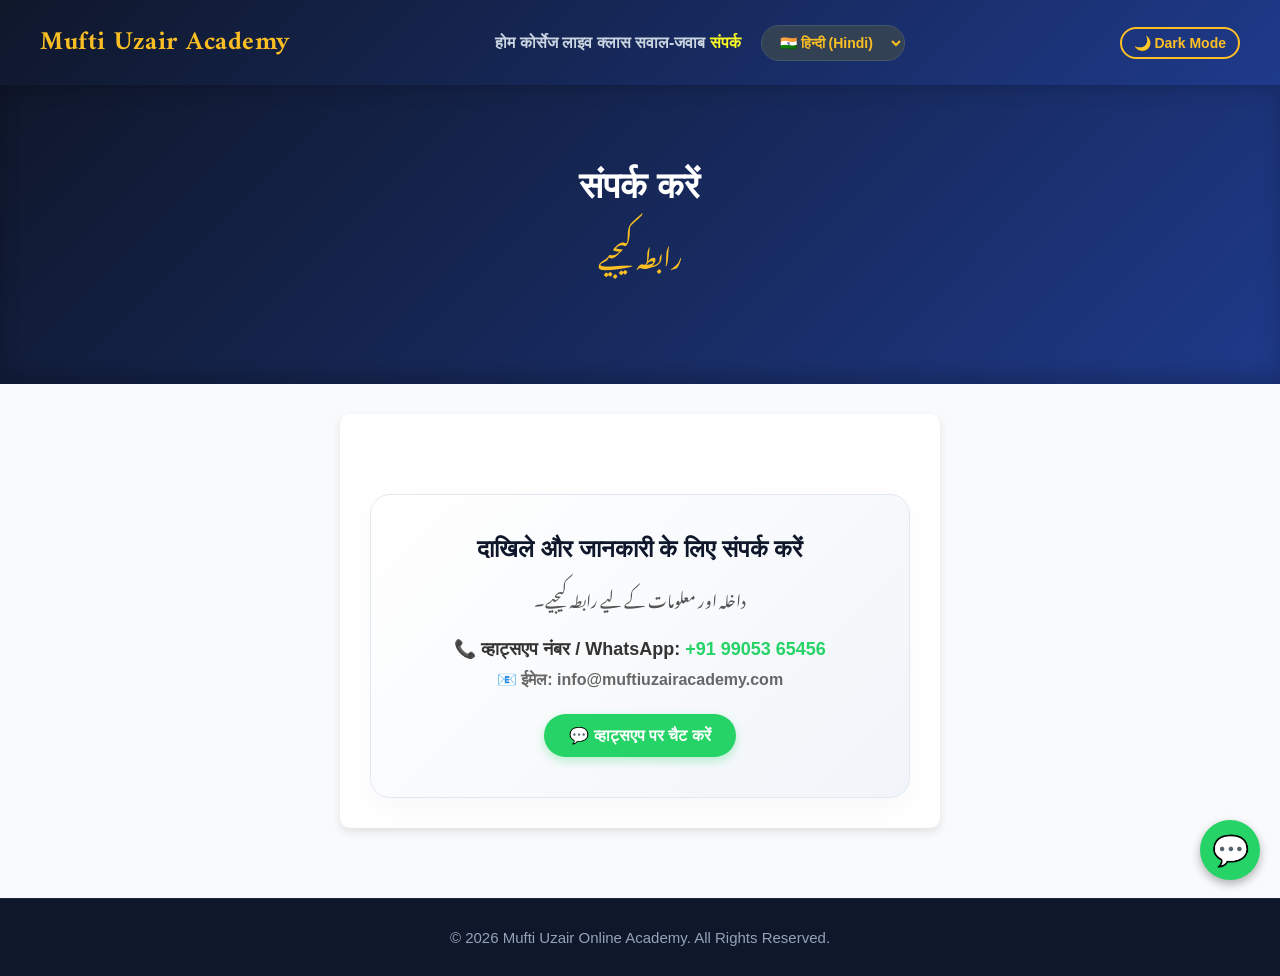
<file: contact.html>
<!DOCTYPE html>
<html lang="hi">
<head>
    <meta charset="UTF-8">
    <meta name="viewport" content="width=device-width, initial-scale=1.0">
    <title>Contact - Mufti Uzair Academy</title>
    <!-- Google Fonts for World Class Look -->
    <link href="https://fonts.googleapis.com/css2?family=Amiri:wght@700&family=Noto+Nastaliq+Urdu:wght@700&family=Segoe+UI:wght@400;600&display=swap" rel="stylesheet">
    <!-- Link to our External CSS File -->
    <link rel="stylesheet" href="style.css">
    <style>
        /* Floating WhatsApp Button Styling */
        .floating-wa { position: fixed; bottom: 20px; right: 20px; background: #25d366; color: white; width: 60px; height: 60px; border-radius: 50%; display: flex; justify-content: center; align-items: center; font-size: 30px; box-shadow: 0 4px 10px rgba(0,0,0,0.3); z-index: 1000; text-decoration: none; }
        .floating-wa:hover { background: #20ba5a; }
        .wa-main-btn { display: inline-block; background: #25d366; color: white; padding: 12px 25px; border-radius: 30px; text-decoration: none; font-size: 16px; font-weight: bold; margin-top: 15px; box-shadow: 0 4px 10px rgba(37, 211, 102, 0.3); }
        .wa-main-btn:hover { background: #20ba5a; }
    </style>
</head>
<body>

<!-- Header / Navbar -->
<header>
    <div class="logo">Mufti Uzair Academy</div>
    <div class="nav-container">
        <nav>
            <a href="index.html" id="nav-home">होम</a>
            <a href="courses.html" id="nav-courses">कोर्सेज</a>
            <a href="live.html" id="nav-live">लाइव क्लास</a>
            <a href="faq.html" id="nav-faq">सवाल-जवाब</a>
            <a href="contact.html" class="active" style="color: #fbfb24;" id="nav-contact">संपर्क</a>
        </nav>
        <!-- Language Selector Dropdown -->
        <select class="lang-select" onchange="changeLanguage(this.value)">
            <option value="hi">🇮🇳 हिन्दी (Hindi)</option>
            <option value="en">🇬🇧 English</option>
            <option value="ur">🇵🇰 اردو (Urdu)</option>
        </select>
   
    </div><button id="themeToggleBtn" class="theme-toggle-btn">🌙 Dark Mode</button>

</header>
    

<!-- Page Banner -->
<section class="page-banner">
    <h1 id="banner-title">संपर्क करें</h1>
    <div class="urdu-subtitle">رابطہ کیجیے</div>
</section>

<!-- Contact Content Section -->
<div class="container" style="max-width: 600px; margin: 30px auto; background: #fff; padding: 30px; border-radius: 10px; box-shadow: 0 4px 10px rgba(0,0,0,0.1); text-align: center;">
    <div class="contact-info-box" style="text-align: center;">
        <h2 id="contact-heading" style="color: #0f172a; margin-bottom: 15px; font-size: 24px;">दाखिले और जानकारी के लिए संपर्क करें</h2>
        <div class="urdu-q" style="margin-bottom: 20px; font-family: 'Noto Nastaliq Urdu', serif; color: #555;">داخلہ اور معلومات کے لیے رابطہ کیجیے۔</div>
        
        <p id="p-phone" style="font-size: 18px; font-weight: bold; color: #333; margin: 10px 0;">📞 व्हाट्सएप नंबर / WhatsApp: <span style="color: #25d366;">+91 99053 65456</span></p>
        <p id="p-email" style="font-size: 16px; color: #666; margin: 10px 0;">📧 ईमेल: info@muftiuzairacademy.com</p>
        
        <a href="https://wa.me/919905365456?text=السلام%20علیکم%20मुफ्ती%20साहब,%20मुझे%20अकेडमी%20के%20कोर्स%20के%20बारे%20में%20जानकारी%20चाहिए।" class="wa-main-btn" target="_blank" id="btn-wa">
            💬 व्हाट्सएप पर चैट करें
        </a>
    </div>
</div>

<!-- Footer -->
<footer>
    <p id="footer-text">&copy; 2026 Mufti Uzair Online Academy. All Rights Reserved.</p>
</footer>

<!-- Floating WhatsApp Button for all pages -->
<a href="https://wa.me/919905365456?text=السلام%20علیکم%20मुफ्ती%20साहब,%20मुझे%20जानकारी%20चाहिए।" class="floating-wa" target="_blank" title="WhatsApp पर बात करें">
    💬
</a>

<!-- Link to our External JavaScript File -->
<script src="script.js"></script>

</body>
</html>
</file>
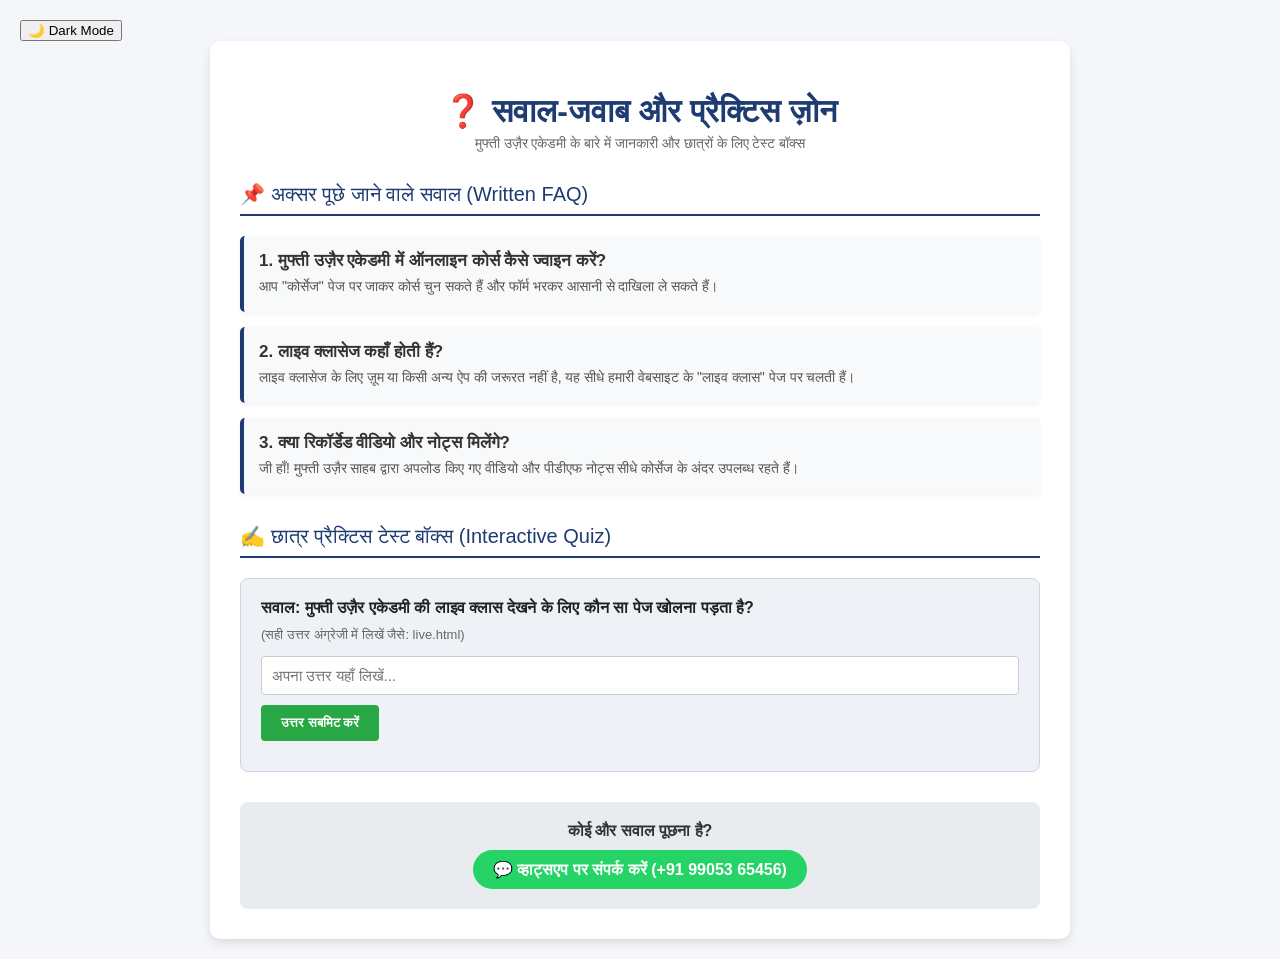
<file: faq.html>
<!DOCTYPE html>
<html lang="hi">
<head>
    <meta charset="UTF-8">
    <meta name="viewport" content="width=device-width, initial-scale=1.0">
    <title>मुफ्ती उज़ैर एकेडमी - सवाल-जवाब और टेस्ट</title>
    <style>
        body { font-family: Arial, sans-serif; background: #f4f6f9; margin: 0; padding: 20px; }
        .container { max-width: 800px; background: #fff; padding: 30px; margin: auto; border-radius: 10px; box-shadow: 0 4px 10px rgba(0,0,0,0.1); }
        h1 { color: #1e3c72; text-align: center; margin-bottom: 5px; }
        .subtitle { text-align: center; color: #666; font-size: 14px; margin-bottom: 30px; }
        
        /* FAQ Section Style */
        .faq-section-title { font-size: 20px; color: #1e3c72; border-bottom: 2px solid #1e3c72; padding-bottom: 8px; margin-top: 30px; margin-bottom: 20px; }
        .faq-item { background: #f8f9fa; border-left: 4px solid #1e3c72; padding: 15px; margin-bottom: 15px; border-radius: 5px; box-shadow: 0 2px 5px rgba(0,0,0,0.05); }
        .faq-question { font-size: 17px; font-weight: bold; color: #333; margin-bottom: 5px; }
        .faq-answer { font-size: 14px; color: #555; line-height: 1.5; }

        /* Quiz Section Style */
        .quiz-box { background: #eef2f7; padding: 20px; border-radius: 8px; margin-top: 20px; border: 1px solid #cbd5e1; }
        .quiz-q { font-size: 16px; font-weight: bold; color: #222; margin-bottom: 10px; }
        .quiz-input { width: 100%; padding: 10px; margin-bottom: 10px; border: 1px solid #ccc; border-radius: 4px; box-sizing: border-box; font-size: 15px; }
        .quiz-btn { background: #28a745; color: white; border: none; padding: 10px 20px; border-radius: 4px; font-weight: bold; cursor: pointer; }
        .quiz-btn:hover { background: #218838; }
        #quizResult { margin-top: 10px; font-weight: bold; font-size: 16px; }

        .contact-box { text-align: center; margin-top: 30px; padding: 20px; background: #e9ecef; border-radius: 8px; }
        .whatsapp-btn { display: inline-block; background: #25d366; color: white; padding: 10px 20px; border-radius: 25px; text-decoration: none; font-weight: bold; margin-top: 10px; }
        .whatsapp-btn:hover { background: #20ba5a; }
    </style>
</head>
<body>
<button id="themeToggleBtn" class="theme-toggle-btn">🌙 Dark Mode</button>
    
<div class="container">
    <h1>❓ सवाल-जवाब और प्रैक्टिस ज़ोन</h1>
    <div class="subtitle">मुफ्ती उज़ैर एकेडमी के बारे में जानकारी और छात्रों के लिए टेस्ट बॉक्स</div>

    <!-- हिस्सा 1: अक्सर पूछे जाने वाले सवाल (FAQ) -->
    <div class="faq-section-title">📌 अक्सर पूछे जाने वाले सवाल (Written FAQ)</div>

    <div class="faq-item">
        <div class="faq-question">1. मुफ्ती उज़ैर एकेडमी में ऑनलाइन कोर्स कैसे ज्वाइन करें?</div>
        <div class="faq-answer">आप "कोर्सेज" पेज पर जाकर कोर्स चुन सकते हैं और फॉर्म भरकर आसानी से दाखिला ले सकते हैं।</div>
    </div>

    <div class="faq-item">
        <div class="faq-question">2. लाइव क्लासेज कहाँ होती हैं?</div>
        <div class="faq-answer">लाइव क्लासेज के लिए ज़ूम या किसी अन्य ऐप की जरूरत नहीं है, यह सीधे हमारी वेबसाइट के "लाइव क्लास" पेज पर चलती हैं।</div>
    </div>

    <div class="faq-item">
        <div class="faq-question">3. क्या रिकॉर्डेड वीडियो और नोट्स मिलेंगे?</div>
        <div class="faq-answer">जी हाँ! मुफ्ती उज़ैर साहब द्वारा अपलोड किए गए वीडियो और पीडीएफ नोट्स सीधे कोर्सेज के अंदर उपलब्ध रहते हैं।</div>
    </div>


    <!-- हिस्सा 2: छात्र का टेस्ट / सवाल-जवाब चेक करने वाला बॉक्स -->
    <div class="faq-section-title">✍️ छात्र प्रैक्टिस टेस्ट बॉक्स (Interactive Quiz)</div>
    <div class="quiz-box">
        <div class="quiz-q">सवाल: मुफ्ती उज़ैर एकेडमी की लाइव क्लास देखने के लिए कौन सा पेज खोलना पड़ता है?</div>
        <p style="font-size: 13px; color: #666; margin-top: 0;">(सही उत्तर अंग्रेजी में लिखें जैसे: live.html)</p>
        <input type="text5" id="userAnswer" class="quiz-input" placeholder="अपना उत्तर यहाँ लिखें...">
        <button class="quiz-btn" onclick="checkQuizAnswer()">उत्तर सबमिट करें</button>
        <div id="quizResult"></div>
    </div>

    <!-- व्हाट्सएप संपर्क बॉक्स -->
    <div class="contact-box">
        <p style="margin: 0; font-weight: bold; color: #333;">कोई और सवाल पूछना है?</p>
        <a href="https://wa.me/919905365456?text=السلام%20علیکم%20मुफ्ती%20साहब,%20मेरा%20ایک%20सवाल%20है।" class="whatsapp-btn" target="_blank">
            💬 व्हाट्सएप पर संपर्क करें (+91 99053 65456)
        </a>
    </div>
</div>

<script>
    window.checkQuizAnswer = function() {
        const userAns = document.getElementById('userAnswer').value.trim().toLowerCase();
        const resultDiv = document.getElementById('quizResult');
        
        // सही उत्तर "live.html" या "live" माना जाएगा
        if (userAns === "live.html" || userAns === "live") {
            resultDiv.style.color = "green";
            resultDiv.innerHTML = "✅ बिल्कुल सही जवाब! शाबाश, आपको लाइव क्लास पेज का नाम याद है।";
        } else {
            resultDiv.style.color = "red";
            resultDiv.innerHTML = "❌ गलत उत्तर! सही जवाब 'live.html' है। कृपया दोबारा कोशिश करें।";
        }
    }
</script>

</body>
</html>
</file>
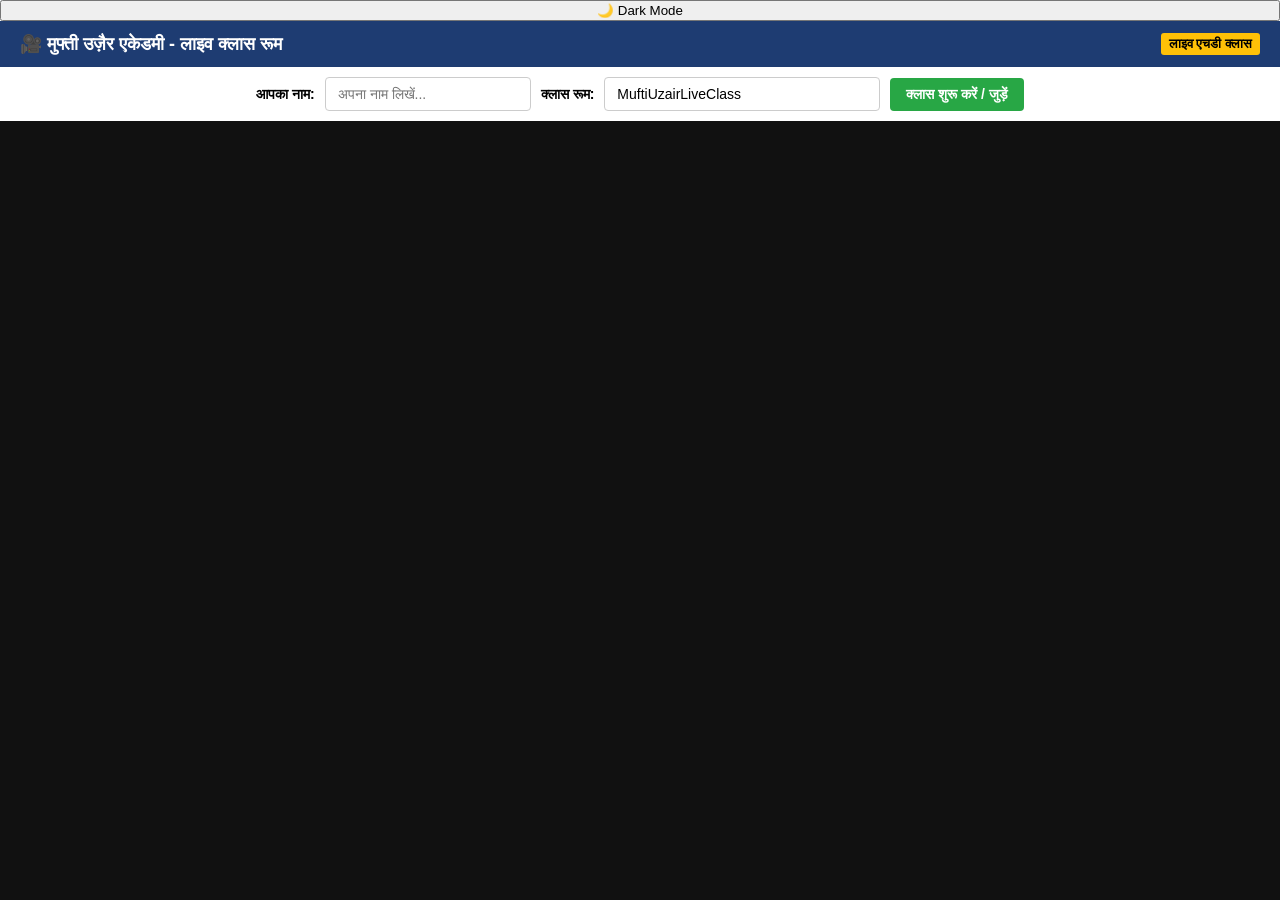
<file: live.html>
<!DOCTYPE html>
<html lang="hi">
<head>
    <meta charset="UTF-8">
    <meta name="viewport" content="width=device-width, initial-scale=1.0">
    <title>मुफ्ती उज़ैर एकेडमी - ज़ूम जैसा लाइव क्लास रूम</title>
    <style>
        body { font-family: Arial, sans-serif; background: #f4f6f9; margin: 0; padding: 0; display: flex; flex-direction: column; height: 100vh; }
        header { background: #1e3c72; color: white; padding: 12px 20px; display: flex; justify-content: space-between; align-items: center; }
        h1 { margin: 0; font-size: 18px; }
        #meet-container { flex: 1; width: 100%; background: #111; }
        .top-bar { padding: 10px 20px; background: #fff; display: flex; justify-content: center; align-items: center; gap: 10px; box-shadow: 0 2px 5px rgba(0,0,0,0.1); }
        .room-input { padding: 8px 12px; width: 250px; border: 1px solid #ccc; border-radius: 4px; font-size: 14px; }
        .name-input { padding: 8px 12px; width: 180px; border: 1px solid #ccc; border-radius: 4px; font-size: 14px; }
        .join-btn { padding: 8px 16px; background: #28a745; color: white; border: none; border-radius: 4px; font-size: 14px; font-weight: bold; cursor: pointer; }
        .join-btn:hover { background: #218838; }
    </style>
</head>
<body>
<button id="themeToggleBtn" class="theme-toggle-btn">🌙 Dark Mode</button>
    
<header>
    <h1>🎥 मुफ्ती उज़ैर एकेडमी - लाइव क्लास रूम</h1>
    <span style="font-size: 13px; background: #ffc107; color: #000; padding: 3px 8px; border-radius: 3px; font-weight: bold;">लाइव एचडी क्लास</span>
</header>

<div class="top-bar">
    <label style="font-size: 14px; font-weight: bold;">आपका नाम:</label>
    <input type="text" id="userNameInput" class="name-input" placeholder="अपना नाम लिखें...">
    
    <label style="font-size: 14px; font-weight: bold;">क्लास रूम:</label>
    <input type="text" id="roomNameInput" class="room-input" value="MuftiUzairLiveClass">
    
    <button class="join-btn" onclick="startMeeting()">क्लास शुरू करें / जुड़ें</button>
</div>

<!-- ज़ूम जैसी वीडियो मीटिंग दिखाने की मुख्य जगह -->
<div id="meet-container"></div>

<!-- Jitsi Meet External API Library (Zoom Features Provider) -->
<script src="https://8x8.vc/vpaas-magic-cookie-95146c6ae8e8477f805a5a1f6aa44e40/external_api.js"></script>
<script>
    let api = null;

    function startMeeting() {
        const roomName = document.getElementById('roomNameInput').value.trim() || "MuftiUzairLiveClass";
        const userName = document.getElementById('userNameInput').value.trim() || "Student / Guest";
        
        // पुरानी मीटिंग बंद करें अगर चल रही हो
        if (api != null) {
            api.dispose();
        }

        const domain = "8x8.vc";
        const options = {
            roomName: "vpaas-magic-cookie-95146c6ae8e8477f805a5a1f6aa44e40/" + roomName,
            width: "100%",
            height: "100%",
            parentNode: document.querySelector('#meet-container'),
            userInfo: {
                displayName: userName
            },
            configOverwrite: {
                startWithAudioMuted: false,
                startWithVideoMuted: false,
                prejoinPageEnabled: false,
                disableInviteFunctions: true
            },
            interfaceConfigOverwrite: {
                // ज़ूम जैसे सारे टूल्स (चैट, स्क्रीन शेयर, हैंड रेज, म्यूट बटन आदि) स्क्रीन पर दिखाई देंगे
                TOOLBAR_BUTTONS: [
                    'microphone', 'camera', 'closedcaptions', 'desktop', 'fullscreen',
                    'fodeviceselection', 'hangup', 'profile', 'chat', 'recording',
                    'livestreaming', 'etherpad', 'sharedvideo', 'settings', 'raisehand',
                    'videoquality', 'filmstrip', 'stats', 'shortcuts', 'tileview'
                ],
                SHOW_JITSI_WATERMARK: false,
                DEFAULT_REMOTE_DISPLAY_NAME: "Mufti Uzair Academy Member"
            }
        };

        api = new JitsiMeetExternalAPI(domain, options);
    }

    // पेज खुलते ही डिफ़ॉल्ट क्लास रूम लोड हो जाएगा
    window.onload = function() {
        // डिफ़ॉल्ट नाम सेट कर सकते हैं
        document.getElementById('userNameInput').value = "सद्दाम / छात्र";
        startMeeting();
    };
        
};

    // --- 3-Days Free Live Trial Check ---
    const MUA_TRIAL_DAYS = 3;
    function checkLiveTrialAccess() {
        let signupTimestamp = localStorage.getItem('mua_student_signup');
        if (!signupTimestamp) {
            signupTimestamp = new Date().getTime();
            localStorage.setItem('mua_student_signup', signupTimestamp);
        }
        const elapsedTime = new Date().getTime() - parseInt(signupTimestamp);
        const daysPassed = elapsedTime / (1000 * 3600 * 24);
        
        if (daysPassed > MUA_TRIAL_DAYS) {
            const meetContainer = document.getElementById("meet-container");
            const topBar = document.querySelector(".top-bar");
            if (meetContainer) meetContainer.style.display = "none";
            if (topBar) topBar.style.display = "none";
            
            const bodyTag = document.body;
            const expiredDiv = document.createElement("div");
            expiredDiv.style.cssText = "background: #161b22; color: #ffffff; padding: 40px 20px; text-align: center; border-radius: 12px; border: 2px solid #58a6ff; max-width: 500px; margin: 50px auto;";
            expiredDiv.innerHTML = `
                <h3 style="color: #58a6ff; margin-bottom: 15px;">⚠️ 3 दिन का फ्री ट्रायल समाप्त!</h3>
                <p style="margin-bottom: 20px; line-height: 1.6;">मुफ्ती उज़ैर साहब की लाइव कक्षाओं और कुरआन क्लासेज से निरंतर जुड़े रहने के लिए कृपया एडमिशन फॉर्म भरें।</p>
                <a href="contact.html" style="background: #238636; color: #fff; padding: 12px 25px; text-decoration: none; border-radius: 6px; display: inline-block; font-weight: bold;">एडमिशन फॉर्म भरें (Enroll Now)</a>
            `;
            bodyTag.appendChild(expiredDiv);
        }
    }
    checkLiveTrialAccess();
</script>
    


</body>
</html>
</file>
<file: style.css>
* {
    margin: 0;
    padding: 0;
    box-sizing: border-box;
    font-family: 'Segoe UI', Tahoma, Geneva, Verdana, sans-serif;
}

body {
    background-color: #f8fafc;
    color: #1e293b;
}

/* Top Notice Bar with Glow */
.notice-bar {
    background: linear-gradient(90deg, #f59e0b, #fbbf24);
    color: #0f172a;
    text-align: center;
    padding: 10px;
    font-size: 14px;
    font-weight: 700;
    box-shadow: 0 2px 10px rgba(245, 158, 11, 0.3);
}

/* Header / Navbar */
header {
    background: linear-gradient(135deg, #0f172a, #1e3a8a);
    color: white;
    padding: 20px 40px;
    display: flex;
    justify-content: space-between;
    align-items: center;
    box-shadow: 0 4px 20px rgba(0,0,0,0.15);
    flex-wrap: wrap;
    gap: 15px;
    position: sticky;
    top: 0;
    z-index: 1000;
}

.logo {
    font-size: 26px;
    font-weight: bold;
    color: #fbbf24;
    font-family: 'Amiri', serif;
    letter-spacing: 0.5px;
}

.nav-container {
    display: flex;
    align-items: center;
    gap: 20px;
    flex-wrap: wrap;
}

nav a {
    color: #cbd5e1;
    text-decoration: none;
    font-size: 16px;
    font-weight: 600;
    transition: 0.3s;
}

nav a:hover, nav a.active {
    color: #fbbf24;
}

/* Language Selector Dropdown */
.lang-select {
    background-color: #334155;
    color: #fbbf24;
    border: 1px solid #475569;
    padding: 8px 14px;
    border-radius: 25px;
    font-size: 14px;
    font-weight: 600;
    cursor: pointer;
    outline: none;
    transition: 0.3s;
}

.lang-select:hover {
    border-color: #fbbf24;
}

.lang-select option {
    background-color: #1e293b;
    color: white;
}

/* Page Banner / Hero Section */
.hero, .page-banner {
    background: linear-gradient(135deg, #0f172a, #1e3a8a);
    color: white;
    text-align: center;
    padding: 80px 20px;
    box-shadow: inset 0 -10px 20px rgba(0,0,0,0.2);
}

.hero h1, .page-banner h1 {
    font-size: 36px;
    margin-bottom: 12px;
    color: #ffffff;
    font-weight: 700;
}

.hero .urdu-title, .page-banner .urdu-subtitle {
    font-family: 'Noto Nastaliq Urdu', serif;
    font-size: 26px;
    color: #fbbf24;
    margin-bottom: 20px;
    direction: rtl;
}

.hero p {
    font-size: 18px;
    margin-bottom: 35px;
    color: #94a3b8;
    max-width: 700px;
    margin-left: auto;
    margin-right: auto;
}

.btn-container {
    display: flex;
    justify-content: center;
    gap: 20px;
    flex-wrap: wrap;
}

.btn, .btn-enroll, .btn-live-action, .btn-whatsapp {
    background-color: #fbbf24;
    color: #0f172a;
    padding: 14px 30px;
    border-radius: 30px;
    text-decoration: none;
    font-weight: 700;
    font-size: 16px;
    display: inline-block;
    box-shadow: 0 6px 20px rgba(251, 191, 36, 0.3);
    transition: all 0.3s ease;
}

.btn-outline {
    background-color: transparent;
    color: white;
    border: 2px solid #fbbf24;
    box-shadow: none;
}

.btn:hover, .btn-enroll:hover, .btn-live-action:hover, .btn-whatsapp:hover {
    transform: translateY(-3px);
    box-shadow: 0 10px 25px rgba(251, 191, 36, 0.4);
    background-color: #f59e0b;
    color: white;
}

.btn-outline:hover {
    background-color: #fbbf24;
    color: #0f172a;
}

/* Container & Cards */
.container {
    max-width: 1150px;
    margin: 50px auto;
    padding: 0 20px;
}

.section-title {
    text-align: center;
    font-size: 30px;
    margin-bottom: 40px;
    color: #0f172a;
    font-weight: 700;
}

.grid {
    display: grid;
    grid-template-columns: repeat(auto-fit, minmax(300px, 1fr));
    gap: 25px;
}

.card, .faq-card, .live-card, .contact-card {
    background: white;
    padding: 30px;
    border-radius: 16px;
    box-shadow: 0 10px 30px rgba(0,0,0,0.05);
    text-align: center;
    transition: all 0.3s ease;
    border: 1px solid #e2e8f0;
}

.card:hover, .faq-card:hover, .live-card:hover, .contact-card:hover {
    transform: translateY(-8px);
    box-shadow: 0 20px 40px rgba(15, 23, 42, 0.1);
    border-color: #fbbf24;
}

.card h3, .faq-card h3, .live-card h2, .contact-card h2 {
    color: #0f172a;
    margin-bottom: 12px;
    font-size: 22px;
}

.card .urdu-text, .faq-card .urdu-q, .live-card .urdu-q, .contact-card .urdu-q {
    font-family: 'Noto Nastaliq Urdu', serif;
    font-size: 16px;
    color: #64748b;
    direction: rtl;
    margin-bottom: 15px;
}

.card p, .faq-card p, .live-card p {
    color: #475569;
    font-size: 15px;
    line-height: 1.6;
}

/* Features & Contact Boxes */
.features-box, .contact-info-box {
    background: linear-gradient(135deg, #ffffff, #f1f5f9);
    padding: 40px;
    border-radius: 20px;
    margin-top: 50px;
    box-shadow: 0 10px 30px rgba(0,0,0,0.03);
    border: 1px solid #e2e8f0;
}

.features-grid {
    display: grid;
    grid-template-columns: repeat(auto-fit, minmax(240px, 1fr));
    gap: 30px;
    text-align: center;
    margin-top: 30px;
}

.feature-item h4 {
    color: #0f172a;
    margin-bottom: 10px;
    font-size: 20px;
}

.feature-item p {
    font-size: 15px;
    color: #64748b;
    line-height: 1.5;
}

.contact-info-box p {
    color: #334155;
    font-size: 17px;
    margin-bottom: 10px;
    font-weight: 600;
}

/* Footer */
footer {
    background-color: #0f172a;
    color: #94a3b8;
    text-align: center;
    padding: 30px;
    margin-top: 70px;
    font-size: 15px;
    border-top: 1px solid #1e293b;
}
/* --- Dark Mode Add-on Styles --- */
[data-theme="dark"] body {
    background-color: #121212 !important;
    color: #e0e0e0 !important;
}

[data-theme="dark"] .container, 
[data-theme="dark"] .card, 
[data-theme="dark"] .faq-item, 
[data-theme="dark"] .modal-content,
[data-theme="dark"] .features-box,
[data-theme="dark"] .contact-info-box {
    background-color: #1e1e1e !important;
    color: #e0e0e0 !important;
    border-color: #333333 !important;
}

[data-theme="dark"] h1, [data-theme="dark"] h2, [data-theme="dark"] h3, [data-theme="dark"] h4 {
    color: #ffbf24 !important;
}

/* Theme Toggle Button Style */
.theme-toggle-btn {
    background: transparent;
    border: 2px solid #ffbf24;
    color: #ffbf24;
    padding: 6px 12px;
    border-radius: 20px;
    cursor: pointer;
    font-weight: bold;
    font-size: 14px;
    transition: 0.2s;
    margin-left: 10px;
}

.theme-toggle-btn:hover {
    background: #ffbf24;
    color: #1e172a;
}
/* Developer Credit Card Styling */
.dev-card-section {
    background: #111;
    color: #fff;
    text-align: center;
    padding: 40px 20px;
    border-top: 2px solid #d4af37;
    font-family: Arial, sans-serif;
}
.dev-card-container {
    max-width: 500px;
    margin: 0 auto;
    background: #1a1a1a;
    padding: 30px;
    border-radius: 15px;
    border: 1px solid #d4af37;
    box-shadow: 0 10px 30px rgba(0,0,0,0.5);
}
.dev-img-box {
    width: 120px;
    height: 120px;
    margin: 0 auto 20px auto;
    border-radius: 50%;
    border: 3px solid #d4af37;
    overflow: hidden;
    box-shadow: 0 0 15px rgba(212,175,55,0.4);
}
.dev-img-box img {
    width: 100%;
    height: 100%;
    object-fit: cover;
}
.dev-subtitle {
    color: #d4af37;
    font-size: 13px;
    letter-spacing: 2px;
    text-transform: uppercase;
    margin-bottom: 10px;
}
.dev-name {
    font-size: 26px;
    font-weight: bold;
    color: #ffffff;
    margin-bottom: 5px;
}
.dev-role {
    color: #cccccc;
    font-size: 15px;
    margin-bottom: 5px;
}
.dev-company {
    color: #d4af37;
    font-size: 16px;
    font-weight: bold;
    margin-bottom: 15px;
}
.dev-desc {
    color: #b0b0b0;
    font-size: 14px;
    margin-bottom: 25px;
    line-height: 1.5;
}
.dev-contact-btns {
    display: flex;
    justify-content: center;
    gap: 15px;
    flex-wrap: wrap;
}
.dev-btn {
    display: inline-block;
    background: transparent;
    border: 1px solid #d4af37;
    color: #ffffff;
    padding: 10px 20px;
    border-radius: 8px;
    text-decoration: none;
    font-size: 14px;
    transition: 0.3s;
}
.dev-btn:hover {
    background: #d4af37;
    color: #000;
}
</file>
